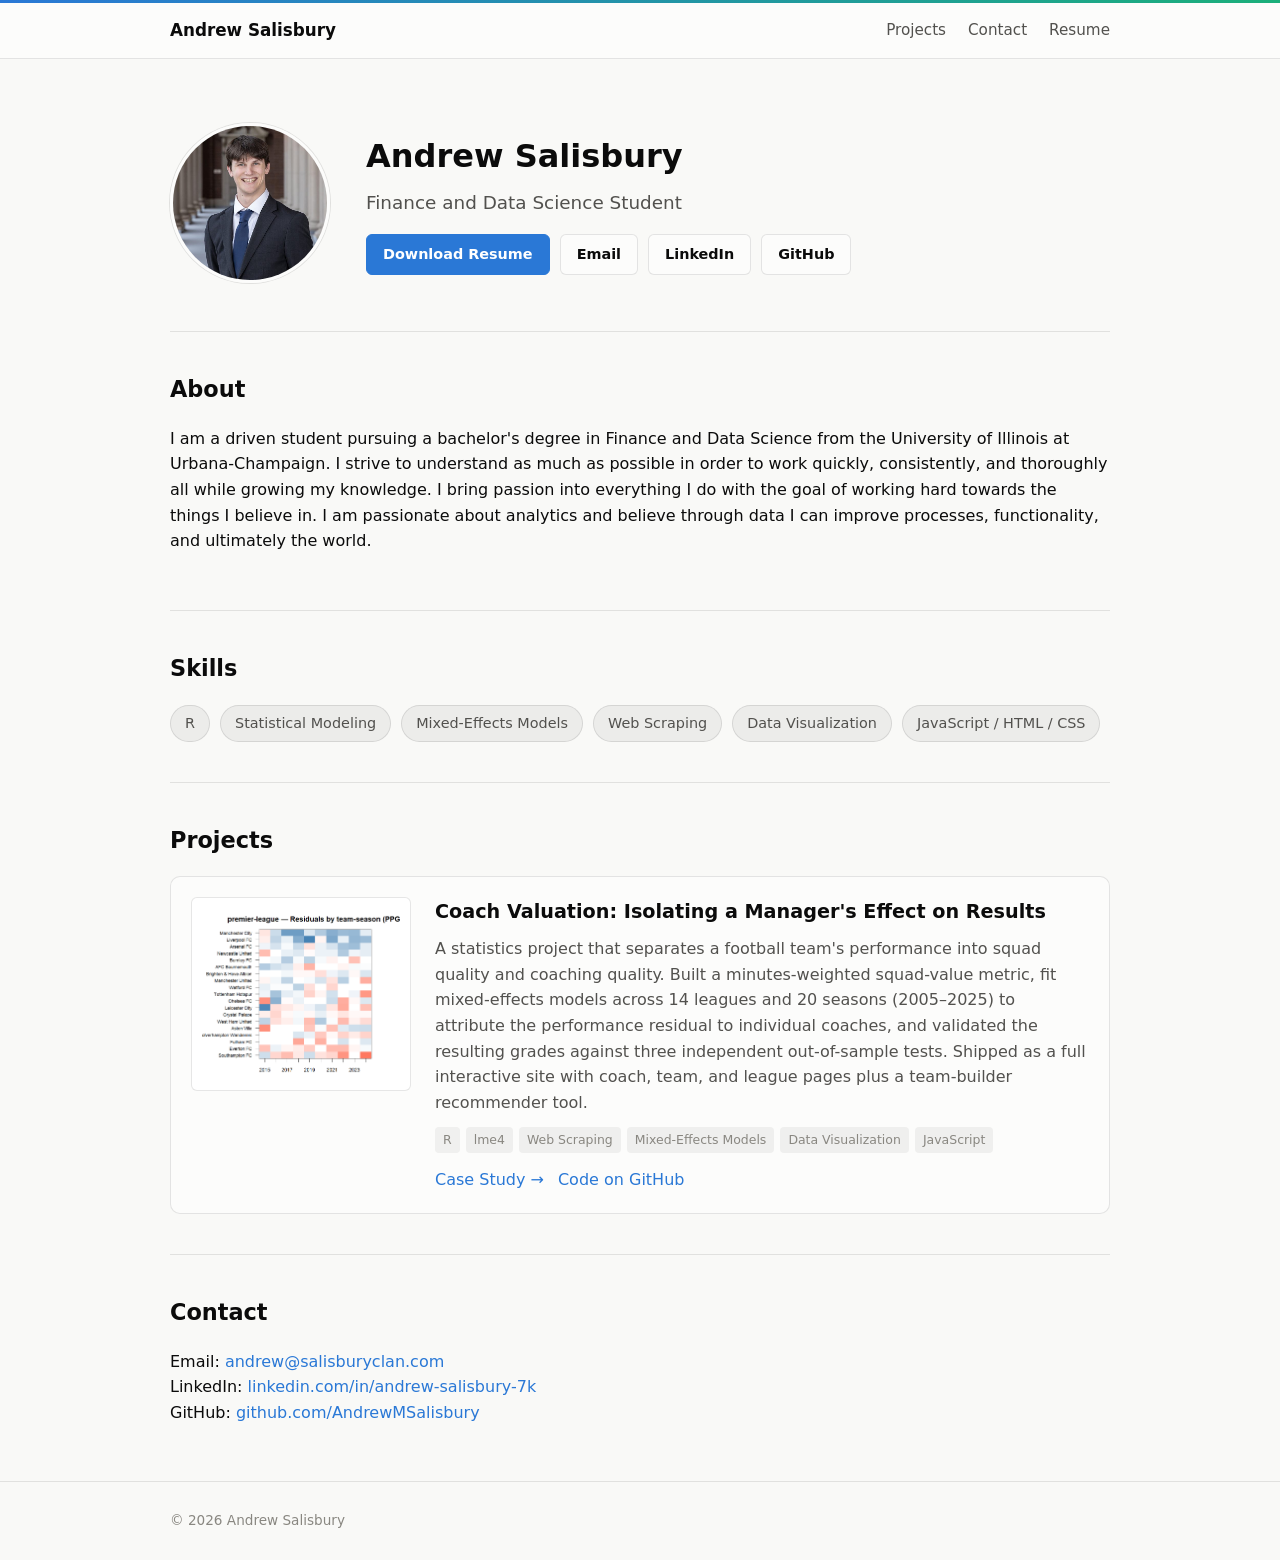
<file: index.html>
<!DOCTYPE html>
<html lang="en">
<head>
<meta charset="utf-8">
<meta name="viewport" content="width=device-width, initial-scale=1">
<title>Andrew Salisbury — Finance and Data Science Student</title>
<meta name="description" content="Portfolio of data science projects by Andrew Salisbury.">
<link rel="icon" href="assets/img/favicon.svg" type="image/svg+xml">
<link rel="icon" href="assets/img/favicon-32.png" type="image/png" sizes="32x32">
<link rel="icon" href="favicon.ico" sizes="any">
<link rel="apple-touch-icon" href="assets/img/apple-touch-icon.png">
<link rel="stylesheet" href="css/style.css">
</head>
<body>

<header class="site-header">
  <div class="container">
    <a class="brand" href="index.html">Andrew Salisbury</a>
    <nav>
      <a href="index.html#projects">Projects</a>
      <a href="index.html#contact">Contact</a>
      <a href="assets/resume/Andrew_Salisbury_Resume.pdf">Resume</a>
    </nav>
  </div>
</header>

<main class="container">

  <section class="hero">
    <img class="headshot" src="assets/img/andrew-salisbury.jpg" alt="Andrew Salisbury">
    <div>
      <h1>Andrew Salisbury</h1>
      <p class="tagline">Finance and Data Science Student</p>
      <div class="links">
        <a class="btn primary" href="assets/resume/Andrew_Salisbury_Resume.pdf">Download Resume</a>
        <a class="btn" href="mailto:andrew@salisburyclan.com">Email</a>
        <a class="btn" href="https://www.linkedin.com/in/andrew-salisbury-7k">LinkedIn</a>
        <a class="btn" href="https://github.com/AndrewMSalisbury">GitHub</a>
      </div>
    </div>
  </section>

  <section class="block" id="about">
    <h2>About</h2>
    <p>
      I am a driven student pursuing a bachelor's degree in Finance and Data
      Science from the University of Illinois at Urbana-Champaign. I strive
      to understand as much as possible in order to work quickly,
      consistently, and thoroughly all while growing my knowledge. I bring
      passion into everything I do with the goal of working hard towards the
      things I believe in. I am passionate about analytics and believe
      through data I can improve processes, functionality, and ultimately
      the world.
    </p>
  </section>

  <section class="block" id="skills">
    <h2>Skills</h2>
    <ul class="skills">
      <li>R</li>
      <li>Statistical Modeling</li>
      <li>Mixed-Effects Models</li>
      <li>Web Scraping</li>
      <li>Data Visualization</li>
      <li>JavaScript / HTML / CSS</li>
    </ul>
  </section>

  <section class="block" id="projects">
    <h2>Projects</h2>

    <div class="project-card">
      <img class="thumb" src="assets/img/coach-valuation-residuals.png" alt="Model residual plot from the coach valuation project">
      <div>
        <h3>Coach Valuation: Isolating a Manager's Effect on Results</h3>
        <p>
          A statistics project that separates a football team's performance into
          squad quality and coaching quality. Built a minutes-weighted squad-value
          metric, fit mixed-effects models across 14 leagues and 20 seasons
          (2005–2025) to attribute the performance residual to individual coaches,
          and validated the resulting grades against three independent
          out-of-sample tests. Shipped as a full interactive site with coach,
          team, and league pages plus a team-builder recommender tool.
        </p>
        <div class="tags">
          <span>R</span>
          <span>lme4</span>
          <span>Web Scraping</span>
          <span>Mixed-Effects Models</span>
          <span>Data Visualization</span>
          <span>JavaScript</span>
        </div>
        <div class="actions">
          <a href="projects/coach-valuation.html">Case Study →</a>
          <a href="https://github.com/AndrewMSalisbury/SummerSoccerProjectMegaRepo">Code on GitHub</a>
        </div>
      </div>
    </div>

  </section>

  <section class="block" id="contact">
    <h2>Contact</h2>
    <p>
      Email: <a href="mailto:andrew@salisburyclan.com">andrew@salisburyclan.com</a><br>
      LinkedIn: <a href="https://www.linkedin.com/in/andrew-salisbury-7k">linkedin.com/in/andrew-salisbury-7k</a><br>
      GitHub: <a href="https://github.com/AndrewMSalisbury">github.com/AndrewMSalisbury</a>
    </p>
  </section>

</main>

<footer class="site-footer">
  <div class="container">
    &copy; <span id="year"></span> Andrew Salisbury
  </div>
</footer>

<script src="js/main.js"></script>
</body>
</html>
</file>
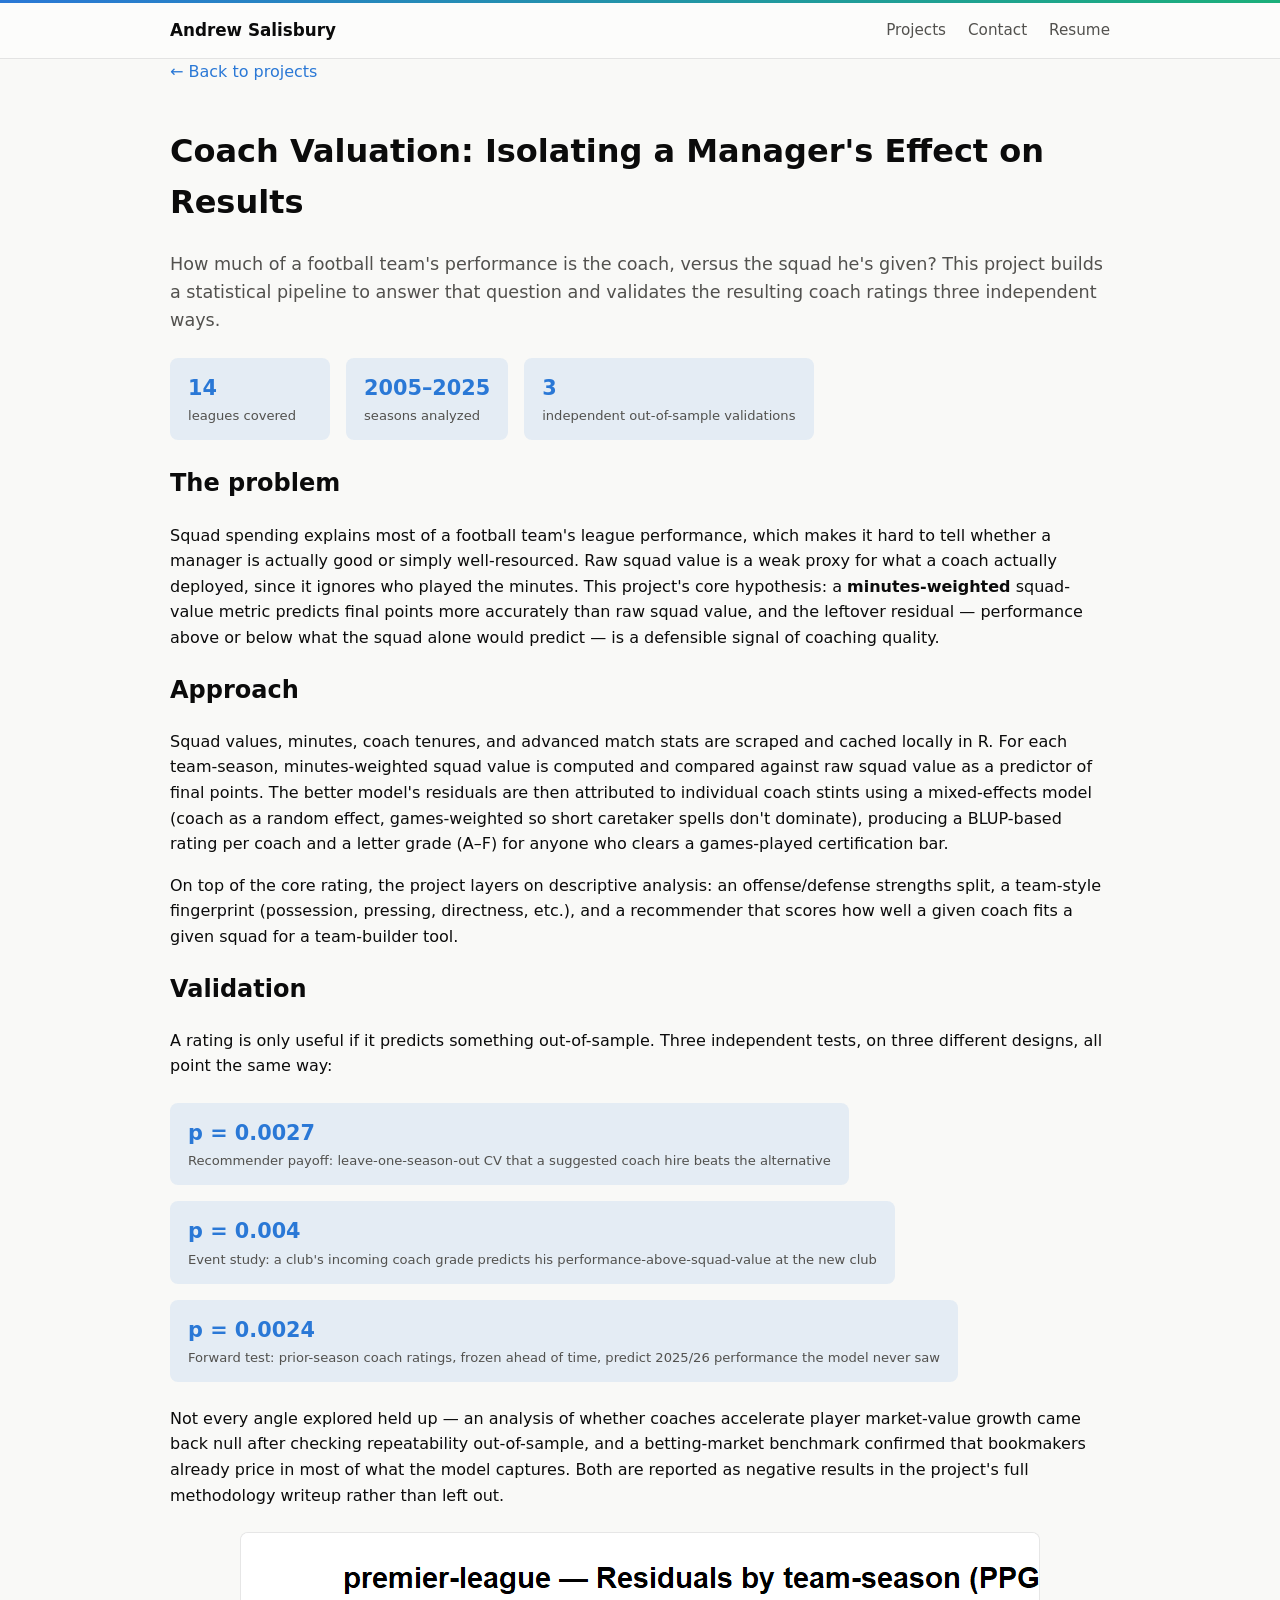
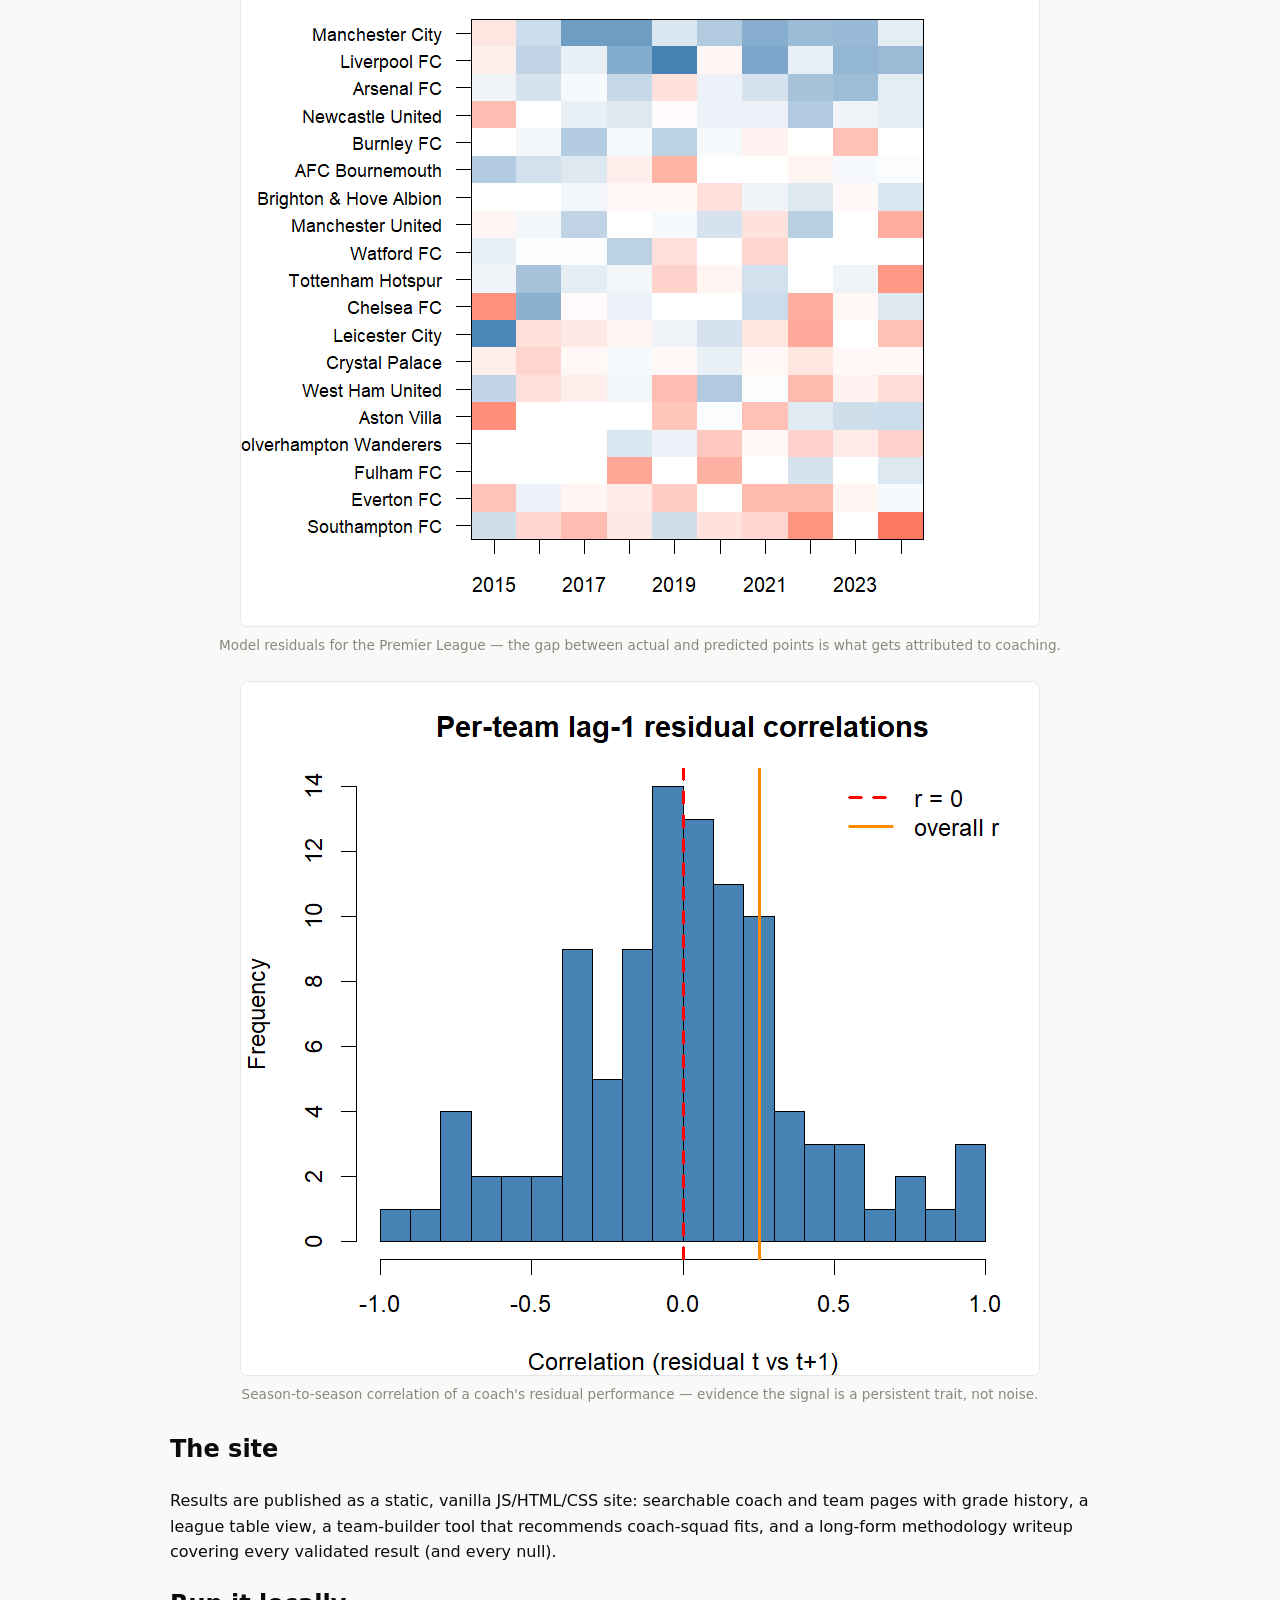
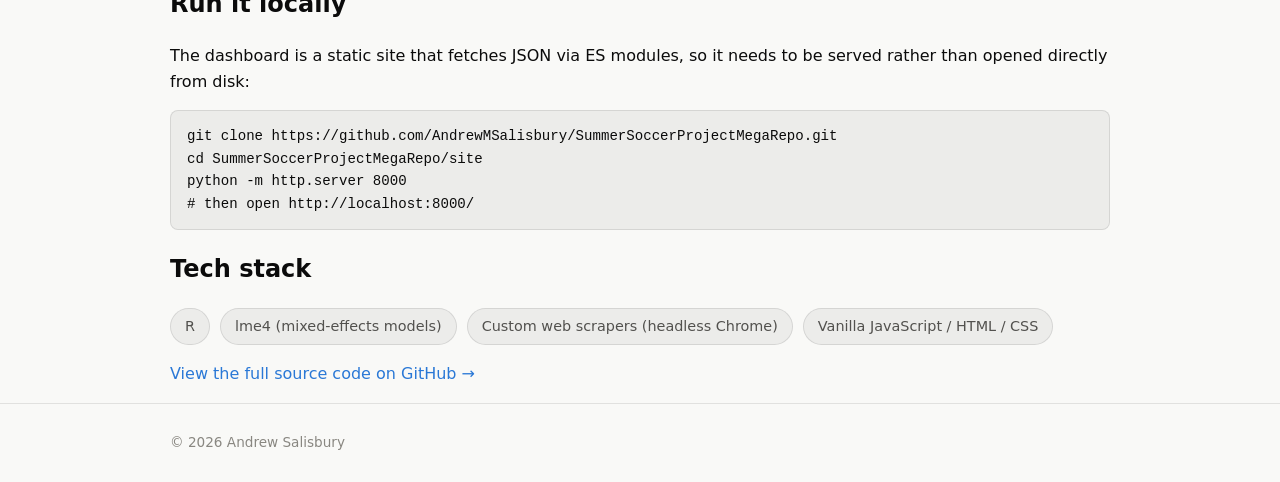
<file: projects/coach-valuation.html>
<!DOCTYPE html>
<html lang="en">
<head>
<meta charset="utf-8">
<meta name="viewport" content="width=device-width, initial-scale=1">
<title>Coach Valuation — Andrew Salisbury</title>
<meta name="description" content="Case study: isolating a football coach's effect on team performance using mixed-effects models.">
<link rel="icon" href="../assets/img/favicon.svg" type="image/svg+xml">
<link rel="icon" href="../assets/img/favicon-32.png" type="image/png" sizes="32x32">
<link rel="icon" href="../favicon.ico" sizes="any">
<link rel="apple-touch-icon" href="../assets/img/apple-touch-icon.png">
<link rel="stylesheet" href="../css/style.css">
</head>
<body>

<header class="site-header">
  <div class="container">
    <a class="brand" href="../index.html">Andrew Salisbury</a>
    <nav>
      <a href="../index.html#projects">Projects</a>
      <a href="../index.html#contact">Contact</a>
      <a href="../assets/resume/Andrew_Salisbury_Resume.pdf">Resume</a>
    </nav>
  </div>
</header>

<main class="container case-study">

  <a class="back-link" href="../index.html#projects">&larr; Back to projects</a>

  <h1>Coach Valuation: Isolating a Manager's Effect on Results</h1>
  <p class="lede">
    How much of a football team's performance is the coach, versus the squad
    he's given? This project builds a statistical pipeline to answer that
    question and validates the resulting coach ratings three independent ways.
  </p>

  <div class="stat-row">
    <div class="stat"><div class="value">14</div><div class="label">leagues covered</div></div>
    <div class="stat"><div class="value">2005–2025</div><div class="label">seasons analyzed</div></div>
    <div class="stat"><div class="value">3</div><div class="label">independent out-of-sample validations</div></div>
  </div>

  <section>
    <h2>The problem</h2>
    <p>
      Squad spending explains most of a football team's league performance,
      which makes it hard to tell whether a manager is actually good or simply
      well-resourced. Raw squad value is a weak proxy for what a coach actually
      deployed, since it ignores who played the minutes. This project's core
      hypothesis: a <strong>minutes-weighted</strong> squad-value metric predicts
      final points more accurately than raw squad value, and the leftover
      residual — performance above or below what the squad alone would predict
      — is a defensible signal of coaching quality.
    </p>
  </section>

  <section>
    <h2>Approach</h2>
    <p>
      Squad values, minutes, coach tenures, and advanced match stats are
      scraped and cached locally in R. For each team-season,
      minutes-weighted squad value is computed and compared against raw squad
      value as a predictor of final points. The better model's residuals are
      then attributed to individual coach stints using a mixed-effects model
      (coach as a random effect, games-weighted so short caretaker spells don't
      dominate), producing a BLUP-based rating per coach and a letter grade
      (A–F) for anyone who clears a games-played certification bar.
    </p>
    <p>
      On top of the core rating, the project layers on descriptive analysis:
      an offense/defense strengths split, a team-style fingerprint (possession,
      pressing, directness, etc.), and a recommender that scores how well a
      given coach fits a given squad for a team-builder tool.
    </p>
  </section>

  <section>
    <h2>Validation</h2>
    <p>
      A rating is only useful if it predicts something out-of-sample. Three
      independent tests, on three different designs, all point the same way:
    </p>
    <div class="stat-row">
      <div class="stat"><div class="value">p = 0.0027</div><div class="label">Recommender payoff: leave-one-season-out CV that a suggested coach hire beats the alternative</div></div>
      <div class="stat"><div class="value">p = 0.004</div><div class="label">Event study: a club's incoming coach grade predicts his performance-above-squad-value at the new club</div></div>
      <div class="stat"><div class="value">p = 0.0024</div><div class="label">Forward test: prior-season coach ratings, frozen ahead of time, predict 2025/26 performance the model never saw</div></div>
    </div>
    <p>
      Not every angle explored held up — an analysis of whether coaches
      accelerate player market-value growth came back null after checking
      repeatability out-of-sample, and a betting-market benchmark confirmed
      that bookmakers already price in most of what the model captures. Both
      are reported as negative results in the project's full methodology
      writeup rather than left out.
    </p>
  </section>

  <figure>
    <img src="../assets/img/coach-valuation-residuals.png" alt="Premier League residuals: actual points vs. model-predicted points">
    <figcaption>Model residuals for the Premier League — the gap between actual and predicted points is what gets attributed to coaching.</figcaption>
  </figure>

  <figure>
    <img src="../assets/img/coach-valuation-lag1.png" alt="Lag-1 season-to-season correlation of coach residuals">
    <figcaption>Season-to-season correlation of a coach's residual performance — evidence the signal is a persistent trait, not noise.</figcaption>
  </figure>

  <section>
    <h2>The site</h2>
    <p>
      Results are published as a static, vanilla JS/HTML/CSS site: searchable
      coach and team pages with grade history, a league table view, a
      team-builder tool that recommends coach-squad fits, and a long-form
      methodology writeup covering every validated result (and every null).
    </p>
  </section>

  <section>
    <h2>Run it locally</h2>
    <p>
      The dashboard is a static site that fetches JSON via ES modules, so it
      needs to be served rather than opened directly from disk:
    </p>
    <pre>git clone https://github.com/AndrewMSalisbury/SummerSoccerProjectMegaRepo.git
cd SummerSoccerProjectMegaRepo/site
python -m http.server 8000
# then open http://localhost:8000/</pre>
  </section>

  <section>
    <h2>Tech stack</h2>
    <ul class="skills">
      <li>R</li>
      <li>lme4 (mixed-effects models)</li>
      <li>Custom web scrapers (headless Chrome)</li>
      <li>Vanilla JavaScript / HTML / CSS</li>
    </ul>
  </section>

  <p>
    <a href="https://github.com/AndrewMSalisbury/SummerSoccerProjectMegaRepo">View the full source code on GitHub →</a>
  </p>

</main>

<footer class="site-footer">
  <div class="container">
    &copy; <span id="year"></span> Andrew Salisbury
  </div>
</footer>

<script src="../js/main.js"></script>
</body>
</html>
</file>
<file: css/style.css>
/* style.css — shared styles for the portfolio site.
   Palette follows the same light/dark token pattern as the coach-valuation
   project (data-driven, one place to swap for a rebrand later). */

:root {
  --page: #f9f9f7;
  --surface: #fcfcfb;
  --ink: #0b0b0b;
  --ink-2: #52514e;
  --muted: #898781;
  --border: rgba(11, 11, 11, 0.10);
  --accent: #2a78d6;
  --accent-2: #1baf7a;
  --accent-wash: rgba(42, 120, 214, 0.10);
  --tag-bg: rgba(11, 11, 11, 0.05);
}

@media (prefers-color-scheme: dark) {
  :root:not([data-theme="light"]) {
    --page: #0d0d0d;
    --surface: #1a1a19;
    --ink: #ffffff;
    --ink-2: #c3c2b7;
    --muted: #898781;
    --border: rgba(255, 255, 255, 0.10);
    --accent: #3987e5;
    --accent-2: #199e70;
    --accent-wash: rgba(57, 135, 229, 0.14);
    --tag-bg: rgba(255, 255, 255, 0.08);
  }
}

:root[data-theme="dark"] {
  --page: #0d0d0d;
  --surface: #1a1a19;
  --ink: #ffffff;
  --ink-2: #c3c2b7;
  --muted: #898781;
  --border: rgba(255, 255, 255, 0.10);
  --accent: #3987e5;
  --accent-2: #199e70;
  --accent-wash: rgba(57, 135, 229, 0.14);
  --tag-bg: rgba(255, 255, 255, 0.08);
}

* { box-sizing: border-box; }

html, body {
  margin: 0;
  padding: 0;
  background: var(--page);
  color: var(--ink);
  font-family: system-ui, -apple-system, "Segoe UI", sans-serif;
  font-size: 16px;
  line-height: 1.6;
}

a { color: var(--accent); text-decoration: none; }
a:hover { text-decoration: underline; }

.container {
  max-width: 980px;
  margin: 0 auto;
  padding: 0 20px;
}

img { max-width: 100%; display: block; }

/* ---------- header ---------- */

.site-header {
  background: var(--surface);
  border-bottom: 1px solid var(--border);
  position: sticky;
  top: 0;
  z-index: 50;
}
.site-header::before {
  content: "";
  display: block;
  height: 3px;
  background: linear-gradient(90deg, var(--accent), var(--accent-2));
}
.site-header .container {
  display: flex;
  align-items: center;
  justify-content: space-between;
  padding-top: 14px;
  padding-bottom: 14px;
}
.site-header .brand {
  font-weight: 700;
  color: var(--ink);
  font-size: 1.05rem;
}
.site-header .brand:hover { text-decoration: none; }
.site-header nav { display: flex; gap: 22px; }
.site-header nav a {
  color: var(--ink-2);
  font-weight: 500;
  font-size: 0.95rem;
}
.site-header nav a:hover { color: var(--accent); text-decoration: none; }

/* ---------- hero ---------- */

.hero {
  padding: 64px 0 48px;
  display: grid;
  grid-template-columns: auto 1fr;
  gap: 36px;
  align-items: center;
}
.hero img.headshot {
  width: 160px;
  height: 160px;
  border-radius: 50%;
  object-fit: cover;
  border: 3px solid var(--surface);
  box-shadow: 0 0 0 1px var(--border);
}
.hero h1 {
  margin: 0 0 6px;
  font-size: 2rem;
}
.hero .tagline {
  margin: 0 0 16px;
  color: var(--ink-2);
  font-size: 1.15rem;
}
.hero .links {
  display: flex;
  flex-wrap: wrap;
  gap: 10px;
}

.btn {
  display: inline-block;
  padding: 8px 16px;
  border-radius: 6px;
  font-size: 0.9rem;
  font-weight: 600;
  border: 1px solid var(--border);
  color: var(--ink);
  background: var(--surface);
}
.btn:hover { text-decoration: none; border-color: var(--accent); color: var(--accent); }
.btn.primary {
  background: var(--accent);
  border-color: var(--accent);
  color: #fff;
}
.btn.primary:hover { color: #fff; opacity: 0.9; }

/* ---------- sections ---------- */

section.block { padding: 40px 0; border-top: 1px solid var(--border); }
section.block h2 {
  font-size: 1.4rem;
  margin: 0 0 18px;
}

.skills {
  display: flex;
  flex-wrap: wrap;
  gap: 10px;
  padding: 0;
  margin: 0;
  list-style: none;
}
.skills li {
  background: var(--tag-bg);
  border: 1px solid var(--border);
  border-radius: 999px;
  padding: 6px 14px;
  font-size: 0.9rem;
  color: var(--ink-2);
}

/* ---------- project card ---------- */

.project-card {
  display: grid;
  grid-template-columns: 220px 1fr;
  gap: 24px;
  background: var(--surface);
  border: 1px solid var(--border);
  border-radius: 10px;
  padding: 20px;
}
.project-card img.thumb {
  width: 100%;
  border-radius: 6px;
  border: 1px solid var(--border);
  background: #fff;
  padding: 10px;
}
.project-card h3 { margin: 0 0 8px; font-size: 1.2rem; }
.project-card p { margin: 0 0 12px; color: var(--ink-2); }
.project-card .tags {
  display: flex;
  flex-wrap: wrap;
  gap: 6px;
  margin-bottom: 14px;
}
.project-card .tags span {
  background: var(--tag-bg);
  border-radius: 4px;
  padding: 3px 8px;
  font-size: 0.78rem;
  color: var(--muted);
}
.project-card .actions { display: flex; gap: 14px; }

/* ---------- footer ---------- */

footer.site-footer {
  border-top: 1px solid var(--border);
  padding: 28px 0;
  color: var(--muted);
  font-size: 0.85rem;
}

/* ---------- case study page ---------- */

.case-study .lede {
  font-size: 1.1rem;
  color: var(--ink-2);
}
.case-study .stat-row {
  display: flex;
  flex-wrap: wrap;
  gap: 16px;
  margin: 24px 0;
}
.case-study .stat {
  background: var(--accent-wash);
  border-radius: 8px;
  padding: 14px 18px;
  min-width: 160px;
}
.case-study .stat .value {
  font-size: 1.3rem;
  font-weight: 700;
  color: var(--accent);
}
.case-study .stat .label {
  font-size: 0.82rem;
  color: var(--ink-2);
}
.case-study figure {
  margin: 24px 0;
  text-align: center;
}
.case-study figure img {
  margin: 0 auto;
  border: 1px solid var(--border);
  border-radius: 8px;
  background: #fff;
}
.case-study figcaption {
  margin-top: 8px;
  font-size: 0.85rem;
  color: var(--muted);
}
.case-study pre {
  background: var(--tag-bg);
  border: 1px solid var(--border);
  border-radius: 8px;
  padding: 14px 16px;
  overflow-x: auto;
  font-size: 0.88rem;
}
.case-study .back-link { display: inline-block; margin-bottom: 20px; }

@media (max-width: 640px) {
  .hero { grid-template-columns: 1fr; text-align: center; }
  .hero .links { justify-content: center; }
  .project-card { grid-template-columns: 1fr; }
}
</file>
